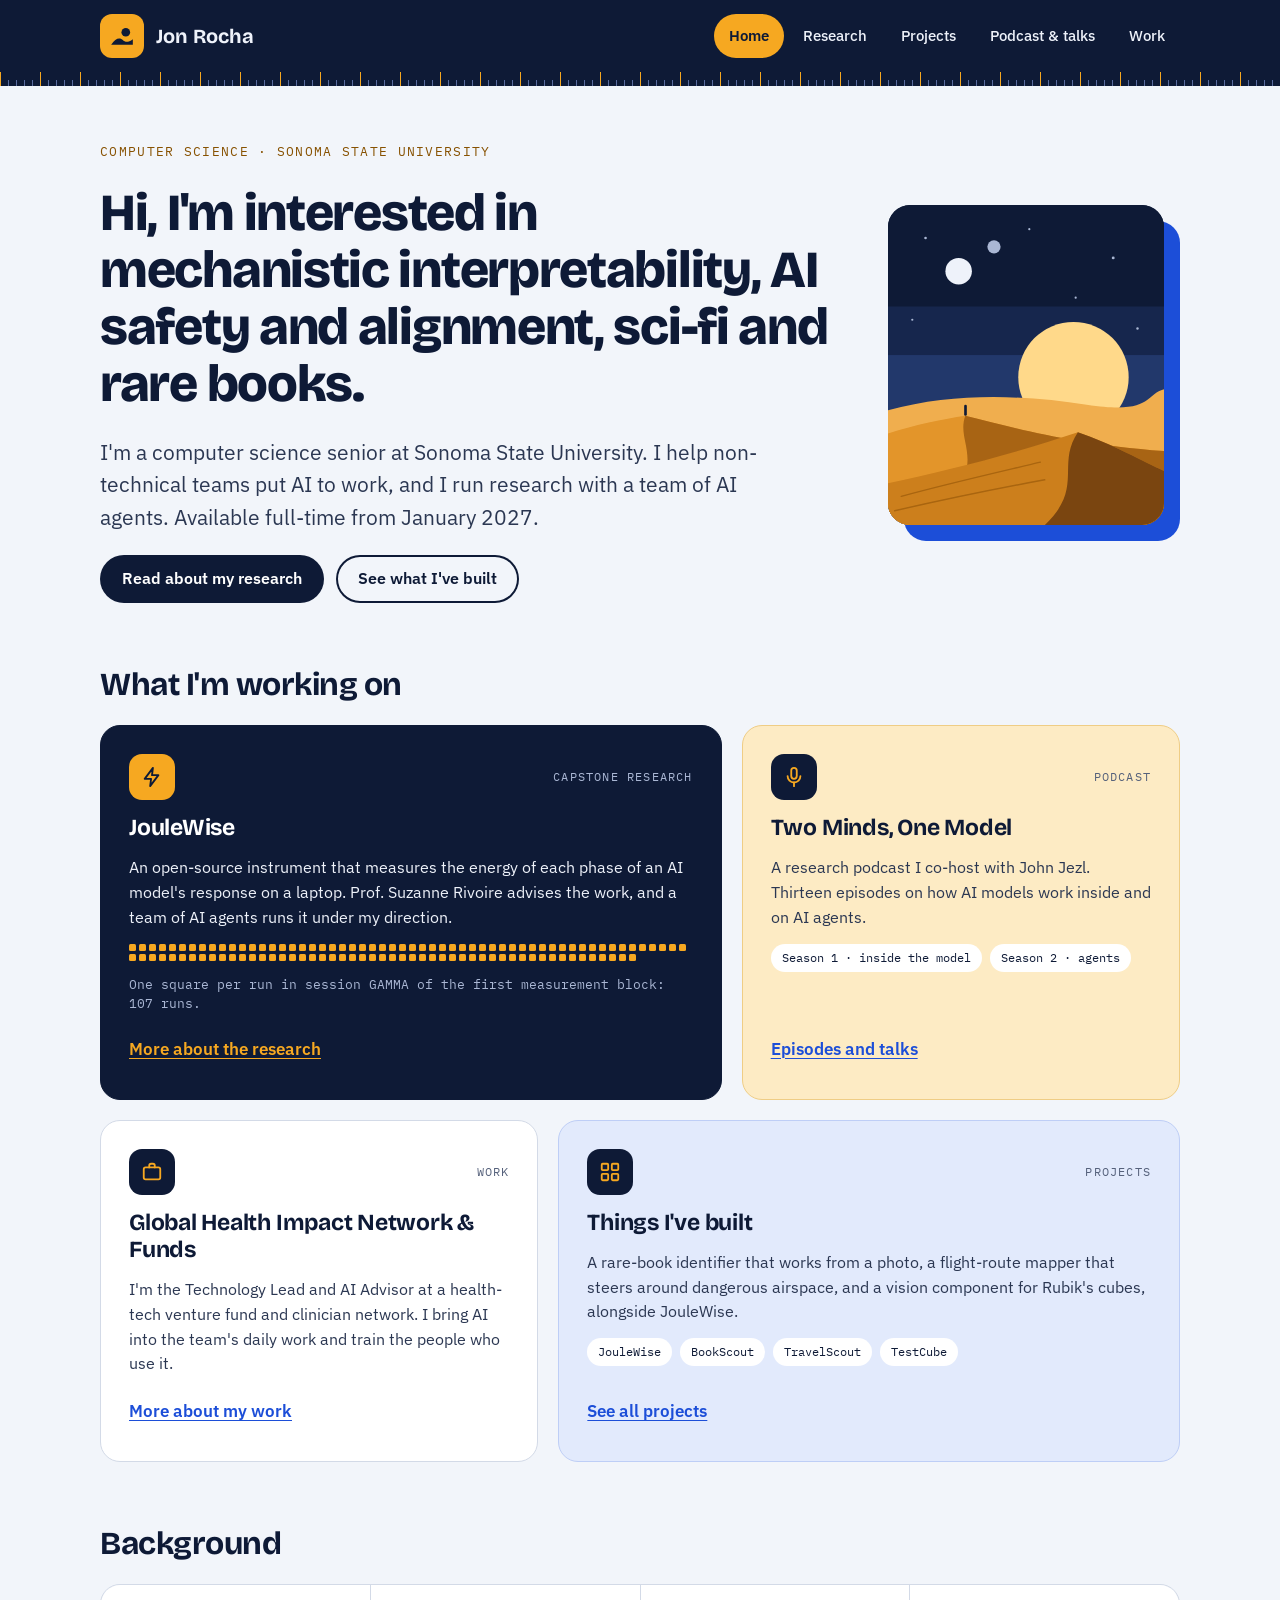
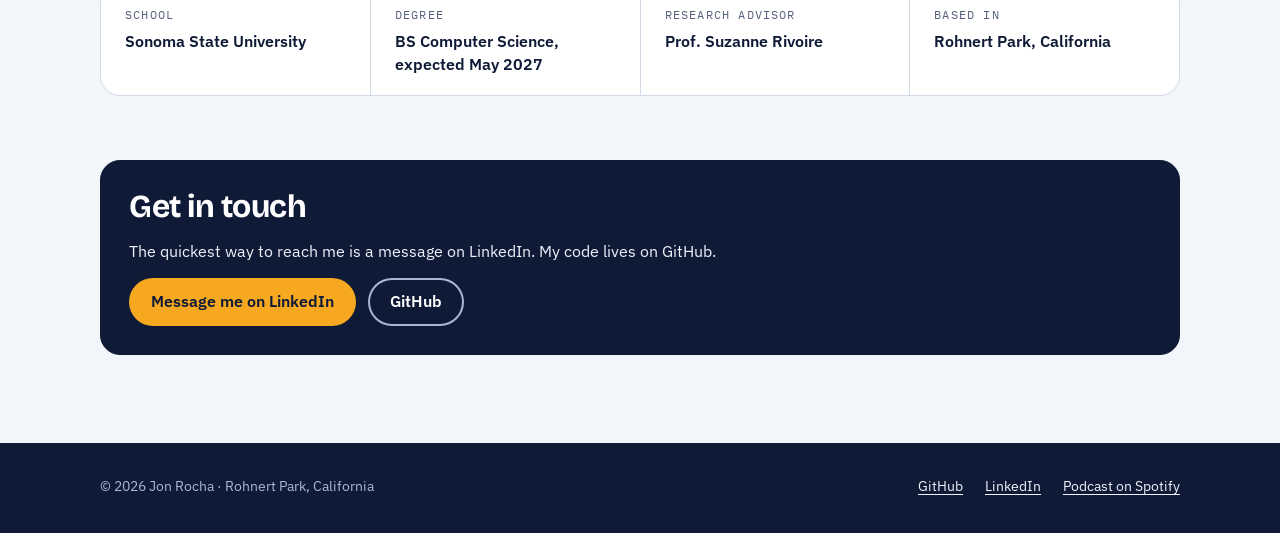
<file: index.html>
<!doctype html>
<html lang="en">
<head>
<meta charset="utf-8">
<meta name="viewport" content="width=device-width, initial-scale=1">
<title>Jon Rocha</title>
<meta name="description" content="Jon Rocha: computer science at Sonoma State University, AI energy research, projects and podcast.">
<meta name="robots" content="noindex">
<link rel="icon" href="data:image/svg+xml,%3Csvg xmlns='http://www.w3.org/2000/svg' viewBox='0 0 64 64'%3E%3Crect width='64' height='64' rx='16' fill='%23F6A821'/%3E%3Ccircle cx='40' cy='24' r='10' fill='%230E1A36'/%3E%3Cpath d='M8 52c10-15 20-18 28-10 5 5 12 5 20-3v13H8z' fill='%230E1A36'/%3E%3C/svg%3E">
<link rel="preconnect" href="https://fonts.googleapis.com">
<link rel="preconnect" href="https://fonts.gstatic.com" crossorigin>
<link rel="stylesheet" href="https://fonts.googleapis.com/css2?family=Bricolage+Grotesque:opsz,wght@12..96,700;12..96,800&amp;family=IBM+Plex+Mono:wght@400;500&amp;family=IBM+Plex+Sans:wght@400;500;600&amp;display=swap">
<link rel="stylesheet" href="style.css">
</head>
<body>
<div class="site">

<header class="top">
<div class="wrap">
<a class="brand" href="index.html"><span class="tile"><svg viewBox="0 0 24 24" aria-hidden="true"><circle cx="15.5" cy="8.5" r="4" fill="currentColor"></circle><path d="M2 20c4-6 8-7 11-4 2 2 5 2 9-1v5H2z" fill="currentColor"></path></svg></span><span class="brand-name">Jon Rocha</span></a>
<nav class="nav" aria-label="Site">
<a class="on" href="index.html" aria-current="page">Home</a>
<a href="research.html">Research</a>
<a href="projects.html">Projects</a>
<a href="podcast.html">Podcast &amp; talks</a>
<a href="work.html">Work</a>
</nav>
</div>
<div class="ruler" aria-hidden="true"></div>
</header>

<main class="wrap content">

<section class="hero">
<div class="hero-text">
<div class="eyebrow">Computer science · Sonoma State University</div>
<h1>Hi, I'm interested in mechanistic interpretability, AI safety and alignment, <span class="nb">sci-fi</span> and rare books.</h1>
<p class="lede">I'm a computer science senior at Sonoma State University. I help non-technical teams put AI to work, and I run research with a team of AI agents. Available full-time from January 2027.</p>
<div class="actions">
<a class="btn" href="research.html">Read about my research</a>
<a class="btn alt" href="projects.html">See what I've built</a>
</div>
</div>
<div class="portrait"><div class="portrait-inner">
<svg viewBox="0 0 250 290" preserveAspectRatio="xMidYMid slice" role="img" aria-label="Minimal desert dunes at dusk under two moons, with one small figure on a ridge">
<rect width="250" height="290" fill="#0E1A36"></rect>
<rect y="92" width="250" height="198" fill="#16264D"></rect>
<rect y="136" width="250" height="154" fill="#22386B"></rect>
<circle cx="34" cy="30" r="1.2" fill="#AAB7D4"></circle>
<circle cx="128" cy="22" r="1" fill="#AAB7D4"></circle>
<circle cx="204" cy="48" r="1.3" fill="#AAB7D4"></circle>
<circle cx="170" cy="84" r="1" fill="#AAB7D4"></circle>
<circle cx="22" cy="104" r="1" fill="#AAB7D4"></circle>
<circle cx="226" cy="112" r="1.1" fill="#AAB7D4"></circle>
<circle cx="64" cy="60" r="12" fill="#EEF2FA"></circle>
<circle cx="96" cy="38" r="6" fill="#AAB7D4"></circle>
<circle cx="168" cy="156" r="50" fill="#FFD98A"></circle>
<path d="M0 186 C60 170 120 172 180 181 S232 172 250 167 L250 290 L0 290 Z" fill="#F0AE4E"></path>
<path d="M0 207 C25 199 50 194 70 191 C112 201 162 216 250 223 L250 290 L0 290 Z" fill="#E3952A"></path>
<path d="M70 191 C62 213 85 229 60 262 L250 262 L250 223 C162 216 112 201 70 191 Z" fill="#A86414"></path>
<rect x="69" y="181" width="2.4" height="10" rx="1.2" fill="#0E1A36"></rect>
<path d="M0 290 L0 252 C52 241 112 226 172 206 C202 216 232 233 250 241 L250 290 Z" fill="#CC7F1C"></path>
<path d="M172 206 C152 236 178 256 142 290 L250 290 L250 241 C232 233 202 216 172 206 Z" fill="#7A4510"></path>
<path d="M12 264 C52 253 96 243 138 233" fill="none" stroke="#A9650F" stroke-width="1.3" stroke-linecap="round"></path>
<path d="M6 277 C50 267 98 257 142 249" fill="none" stroke="#A9650F" stroke-width="1.3" stroke-linecap="round"></path>
</svg>
</div></div>
</section>

<section class="section">
<h2>What I'm working on</h2>
<div class="bento">

<article class="card navy s7">
<div class="card-top">
<span class="icon"><svg viewBox="0 0 24 24" fill="none" stroke="currentColor" stroke-width="2" stroke-linecap="round" stroke-linejoin="round" aria-hidden="true"><path d="M13 2L4 14h7l-1 8 9-12h-7l1-8z"></path></svg></span>
<span class="label">Capstone research</span>
</div>
<h3>JouleWise</h3>
<p>An open-source instrument that measures the energy of each phase of an AI model's response on a laptop. Prof. Suzanne Rivoire advises the work, and a team of AI agents runs it under my direction.</p>
<div class="group">
<div class="plate" role="img" aria-label="107 runs"><i class="sq"></i><i class="sq"></i><i class="sq"></i><i class="sq"></i><i class="sq"></i><i class="sq"></i><i class="sq"></i><i class="sq"></i><i class="sq"></i><i class="sq"></i><i class="sq"></i><i class="sq"></i><i class="sq"></i><i class="sq"></i><i class="sq"></i><i class="sq"></i><i class="sq"></i><i class="sq"></i><i class="sq"></i><i class="sq"></i><i class="sq"></i><i class="sq"></i><i class="sq"></i><i class="sq"></i><i class="sq"></i><i class="sq"></i><i class="sq"></i><i class="sq"></i><i class="sq"></i><i class="sq"></i><i class="sq"></i><i class="sq"></i><i class="sq"></i><i class="sq"></i><i class="sq"></i><i class="sq"></i><i class="sq"></i><i class="sq"></i><i class="sq"></i><i class="sq"></i><i class="sq"></i><i class="sq"></i><i class="sq"></i><i class="sq"></i><i class="sq"></i><i class="sq"></i><i class="sq"></i><i class="sq"></i><i class="sq"></i><i class="sq"></i><i class="sq"></i><i class="sq"></i><i class="sq"></i><i class="sq"></i><i class="sq"></i><i class="sq"></i><i class="sq"></i><i class="sq"></i><i class="sq"></i><i class="sq"></i><i class="sq"></i><i class="sq"></i><i class="sq"></i><i class="sq"></i><i class="sq"></i><i class="sq"></i><i class="sq"></i><i class="sq"></i><i class="sq"></i><i class="sq"></i><i class="sq"></i><i class="sq"></i><i class="sq"></i><i class="sq"></i><i class="sq"></i><i class="sq"></i><i class="sq"></i><i class="sq"></i><i class="sq"></i><i class="sq"></i><i class="sq"></i><i class="sq"></i><i class="sq"></i><i class="sq"></i><i class="sq"></i><i class="sq"></i><i class="sq"></i><i class="sq"></i><i class="sq"></i><i class="sq"></i><i class="sq"></i><i class="sq"></i><i class="sq"></i><i class="sq"></i><i class="sq"></i><i class="sq"></i><i class="sq"></i><i class="sq"></i><i class="sq"></i><i class="sq"></i><i class="sq"></i><i class="sq"></i><i class="sq"></i><i class="sq"></i><i class="sq"></i><i class="sq"></i><i class="sq"></i></div>
<div class="note">One square per run in session GAMMA of the first measurement block: 107 runs.</div>
</div>
<a class="more" href="research.html">More about the research</a>
</article>

<article class="card amber s5">
<div class="card-top">
<span class="icon"><svg viewBox="0 0 24 24" fill="none" stroke="currentColor" stroke-width="2" stroke-linecap="round" stroke-linejoin="round" aria-hidden="true"><rect x="9" y="2" width="6" height="12" rx="3"></rect><path d="M5 11a7 7 0 0014 0"></path><path d="M12 18v4"></path></svg></span>
<span class="label">Podcast</span>
</div>
<h3>Two Minds, One Model</h3>
<p>A research podcast I co-host with John Jezl. Thirteen episodes on how AI models work inside and on AI agents.</p>
<div class="tags"><span class="tag">Season 1 · inside the model</span><span class="tag">Season 2 · agents</span></div>
<a class="more" href="podcast.html">Episodes and talks</a>
</article>

<article class="card s5">
<div class="card-top">
<span class="icon"><svg viewBox="0 0 24 24" fill="none" stroke="currentColor" stroke-width="2" stroke-linecap="round" stroke-linejoin="round" aria-hidden="true"><rect x="3" y="7" width="18" height="13" rx="2"></rect><path d="M9 7V5a2 2 0 012-2h2a2 2 0 012 2v2"></path></svg></span>
<span class="label">Work</span>
</div>
<h3>Global Health Impact Network &amp; Funds</h3>
<p>I'm the Technology Lead and AI Advisor at a health-tech venture fund and clinician network. I bring AI into the team's daily work and train the people who use it.</p>
<a class="more" href="work.html">More about my work</a>
</article>

<article class="card blue s7">
<div class="card-top">
<span class="icon"><svg viewBox="0 0 24 24" fill="none" stroke="currentColor" stroke-width="2" stroke-linecap="round" stroke-linejoin="round" aria-hidden="true"><rect x="3" y="3" width="7" height="7" rx="1"></rect><rect x="14" y="3" width="7" height="7" rx="1"></rect><rect x="3" y="14" width="7" height="7" rx="1"></rect><rect x="14" y="14" width="7" height="7" rx="1"></rect></svg></span>
<span class="label">Projects</span>
</div>
<h3>Things I've built</h3>
<p>A rare-book identifier that works from a photo, a flight-route mapper that steers around dangerous airspace, and a vision component for Rubik's cubes, alongside JouleWise.</p>
<div class="tags"><span class="tag">JouleWise</span><span class="tag">BookScout</span><span class="tag">TravelScout</span><span class="tag">TestCube</span></div>
<a class="more" href="projects.html">See all projects</a>
</article>

</div>
</section>

<section class="section">
<h2>Background</h2>
<div class="facts">
<div class="fact"><span class="label">School</span><span class="v">Sonoma State University</span></div>
<div class="fact"><span class="label">Degree</span><span class="v">BS Computer Science, expected May 2027</span></div>
<div class="fact"><span class="label">Research advisor</span><span class="v">Prof. Suzanne Rivoire</span></div>
<div class="fact"><span class="label">Based in</span><span class="v">Rohnert Park, California</span></div>
</div>
</section>

<section class="card navy">
<h2>Get in touch</h2>
<p>The quickest way to reach me is a message on LinkedIn. My code lives on GitHub.</p>
<div class="actions">
<a class="btn amber" href="https://www.linkedin.com/in/jon-r-5a007334a/">Message me on LinkedIn</a>
<a class="btn ghost" href="https://github.com/mpmdw">GitHub</a>
</div>
</section>

</main>

<footer class="foot">
<div class="wrap">
<div>© 2026 Jon Rocha · Rohnert Park, California</div>
<div class="foot-links">
<a href="https://github.com/mpmdw">GitHub</a>
<a href="https://www.linkedin.com/in/jon-r-5a007334a/">LinkedIn</a>
<a href="https://open.spotify.com/show/1QW1CUNIwe8MuiW1PEp8dM">Podcast on Spotify</a>
</div>
</div>
</footer>

</div>
</body>
</html>
</file>
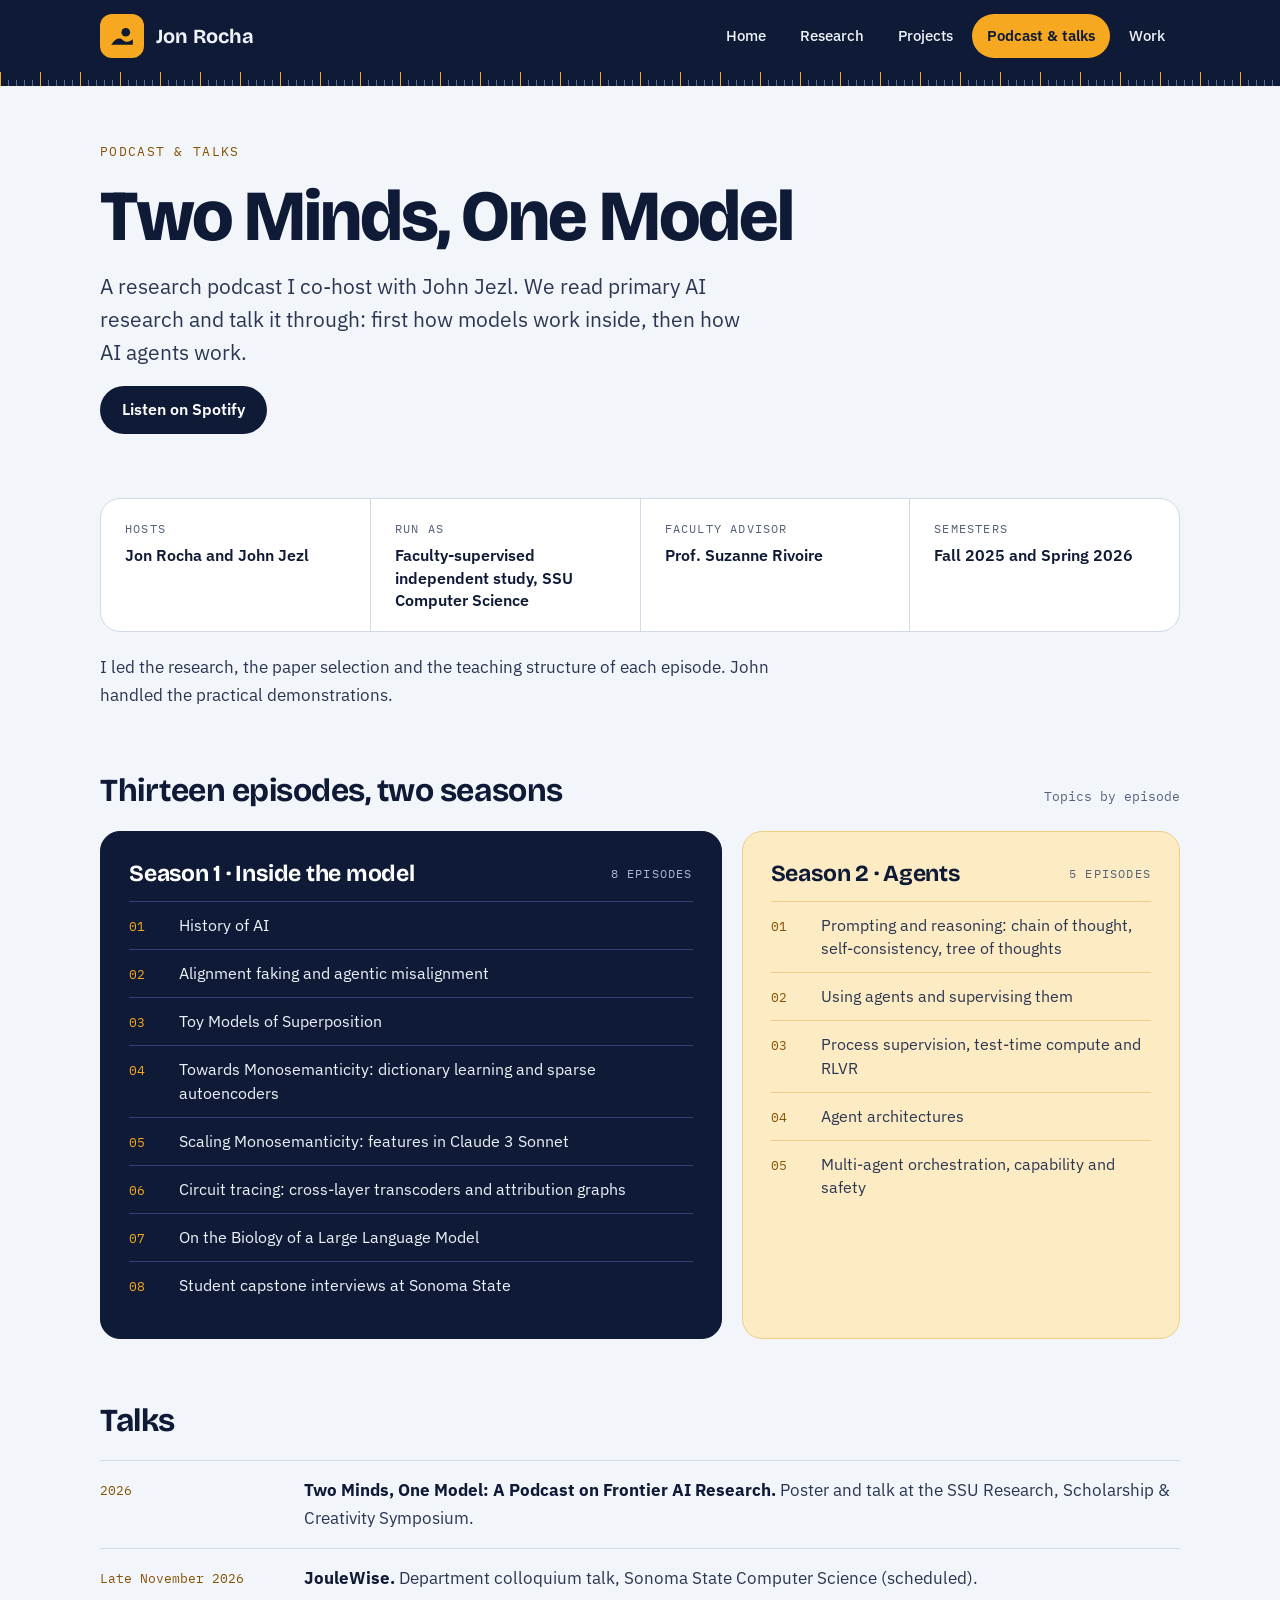
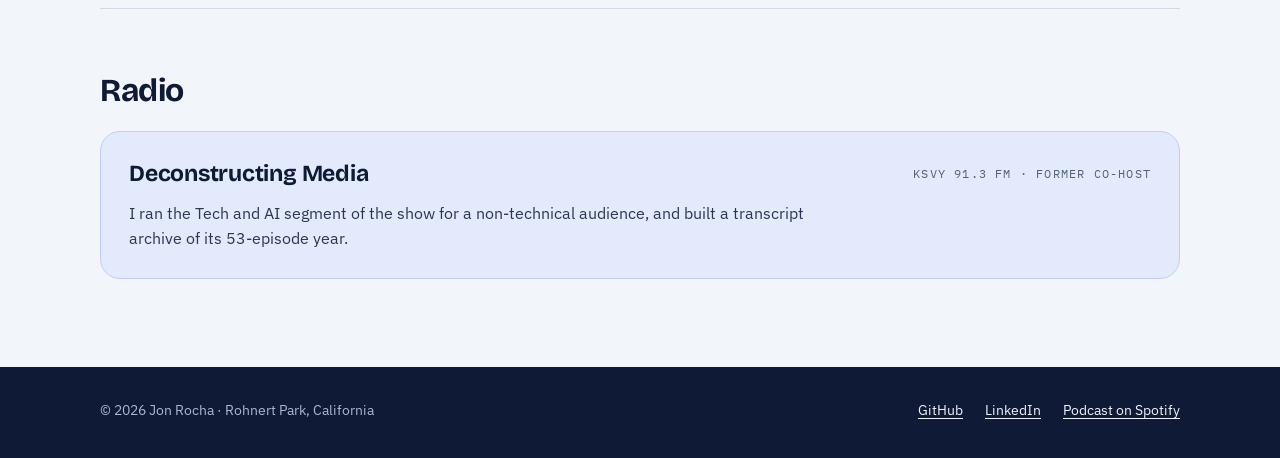
<file: podcast.html>
<!doctype html>
<html lang="en">
<head>
<meta charset="utf-8">
<meta name="viewport" content="width=device-width, initial-scale=1">
<title>Podcast and talks · Jon Rocha</title>
<meta name="description" content="Two Minds, One Model, a research podcast on AI, plus talks and radio.">
<meta name="robots" content="noindex">
<link rel="icon" href="data:image/svg+xml,%3Csvg xmlns='http://www.w3.org/2000/svg' viewBox='0 0 64 64'%3E%3Crect width='64' height='64' rx='16' fill='%23F6A821'/%3E%3Ccircle cx='40' cy='24' r='10' fill='%230E1A36'/%3E%3Cpath d='M8 52c10-15 20-18 28-10 5 5 12 5 20-3v13H8z' fill='%230E1A36'/%3E%3C/svg%3E">
<link rel="preconnect" href="https://fonts.googleapis.com">
<link rel="preconnect" href="https://fonts.gstatic.com" crossorigin>
<link rel="stylesheet" href="https://fonts.googleapis.com/css2?family=Bricolage+Grotesque:opsz,wght@12..96,700;12..96,800&amp;family=IBM+Plex+Mono:wght@400;500&amp;family=IBM+Plex+Sans:wght@400;500;600&amp;display=swap">
<link rel="stylesheet" href="style.css">
</head>
<body>
<div class="site">

<header class="top">
<div class="wrap">
<a class="brand" href="index.html"><span class="tile"><svg viewBox="0 0 24 24" aria-hidden="true"><circle cx="15.5" cy="8.5" r="4" fill="currentColor"></circle><path d="M2 20c4-6 8-7 11-4 2 2 5 2 9-1v5H2z" fill="currentColor"></path></svg></span><span class="brand-name">Jon Rocha</span></a>
<nav class="nav" aria-label="Site">
<a href="index.html">Home</a>
<a href="research.html">Research</a>
<a href="projects.html">Projects</a>
<a class="on" href="podcast.html" aria-current="page">Podcast &amp; talks</a>
<a href="work.html">Work</a>
</nav>
</div>
<div class="ruler" aria-hidden="true"></div>
</header>

<main class="wrap content">

<section class="page-head">
<div class="eyebrow">Podcast &amp; talks</div>
<h1>Two Minds, One Model</h1>
<p class="lede">A research podcast I co-host with John Jezl. We read primary AI research and talk it through: first how models work inside, then how AI agents work.</p>
<div class="actions">
<a class="btn" href="https://open.spotify.com/show/1QW1CUNIwe8MuiW1PEp8dM">Listen on Spotify</a>
</div>
</section>

<section class="section">
<div class="facts">
<div class="fact"><span class="label">Hosts</span><span class="v">Jon Rocha and John Jezl</span></div>
<div class="fact"><span class="label">Run as</span><span class="v">Faculty-supervised independent study, SSU Computer Science</span></div>
<div class="fact"><span class="label">Faculty advisor</span><span class="v">Prof. Suzanne Rivoire</span></div>
<div class="fact"><span class="label">Semesters</span><span class="v">Fall 2025 and Spring 2026</span></div>
</div>
<p class="prose">I led the research, the paper selection and the teaching structure of each episode. John handled the practical demonstrations.</p>
</section>

<section class="section">
<div class="section-head">
<h2>Thirteen episodes, two seasons</h2>
<span class="note">Topics by episode</span>
</div>
<div class="bento">

<article class="card navy s7">
<div class="card-top">
<h3>Season 1 · Inside the model</h3>
<span class="label">8 episodes</span>
</div>
<ol class="eps">
<li class="ep"><span class="n">01</span><span>History of AI</span></li>
<li class="ep"><span class="n">02</span><span>Alignment faking and agentic misalignment</span></li>
<li class="ep"><span class="n">03</span><span>Toy Models of Superposition</span></li>
<li class="ep"><span class="n">04</span><span>Towards Monosemanticity: dictionary learning and sparse autoencoders</span></li>
<li class="ep"><span class="n">05</span><span>Scaling Monosemanticity: features in Claude 3 Sonnet</span></li>
<li class="ep"><span class="n">06</span><span>Circuit tracing: cross-layer transcoders and attribution graphs</span></li>
<li class="ep"><span class="n">07</span><span>On the Biology of a Large Language Model</span></li>
<li class="ep"><span class="n">08</span><span>Student capstone interviews at Sonoma State</span></li>
</ol>
</article>

<article class="card amber s5">
<div class="card-top">
<h3>Season 2 · Agents</h3>
<span class="label">5 episodes</span>
</div>
<ol class="eps">
<li class="ep"><span class="n">01</span><span>Prompting and reasoning: chain of thought, self-consistency, tree of thoughts</span></li>
<li class="ep"><span class="n">02</span><span>Using agents and supervising them</span></li>
<li class="ep"><span class="n">03</span><span>Process supervision, test-time compute and RLVR</span></li>
<li class="ep"><span class="n">04</span><span>Agent architectures</span></li>
<li class="ep"><span class="n">05</span><span>Multi-agent orchestration, capability and safety</span></li>
</ol>
</article>

</div>
</section>

<section class="section">
<h2>Talks</h2>
<div class="timeline">
<div class="tl"><span class="when">2026</span><span class="what"><b>Two Minds, One Model: A Podcast on Frontier AI Research.</b> Poster and talk at the SSU Research, Scholarship &amp; Creativity Symposium.</span></div>
<div class="tl"><span class="when">Late November 2026</span><span class="what"><b>JouleWise.</b> Department colloquium talk, Sonoma State Computer Science (scheduled).</span></div>
</div>
</section>

<section class="section">
<h2>Radio</h2>
<article class="card blue">
<div class="card-top">
<h3>Deconstructing Media</h3>
<span class="label">KSVY 91.3 FM · former co-host</span>
</div>
<p class="prose">I ran the Tech and AI segment of the show for a non-technical audience, and built a transcript archive of its 53-episode year.</p>
</article>
</section>

</main>

<footer class="foot">
<div class="wrap">
<div>© 2026 Jon Rocha · Rohnert Park, California</div>
<div class="foot-links">
<a href="https://github.com/mpmdw">GitHub</a>
<a href="https://www.linkedin.com/in/jon-r-5a007334a/">LinkedIn</a>
<a href="https://open.spotify.com/show/1QW1CUNIwe8MuiW1PEp8dM">Podcast on Spotify</a>
</div>
</div>
</footer>

</div>
</body>
</html>
</file>
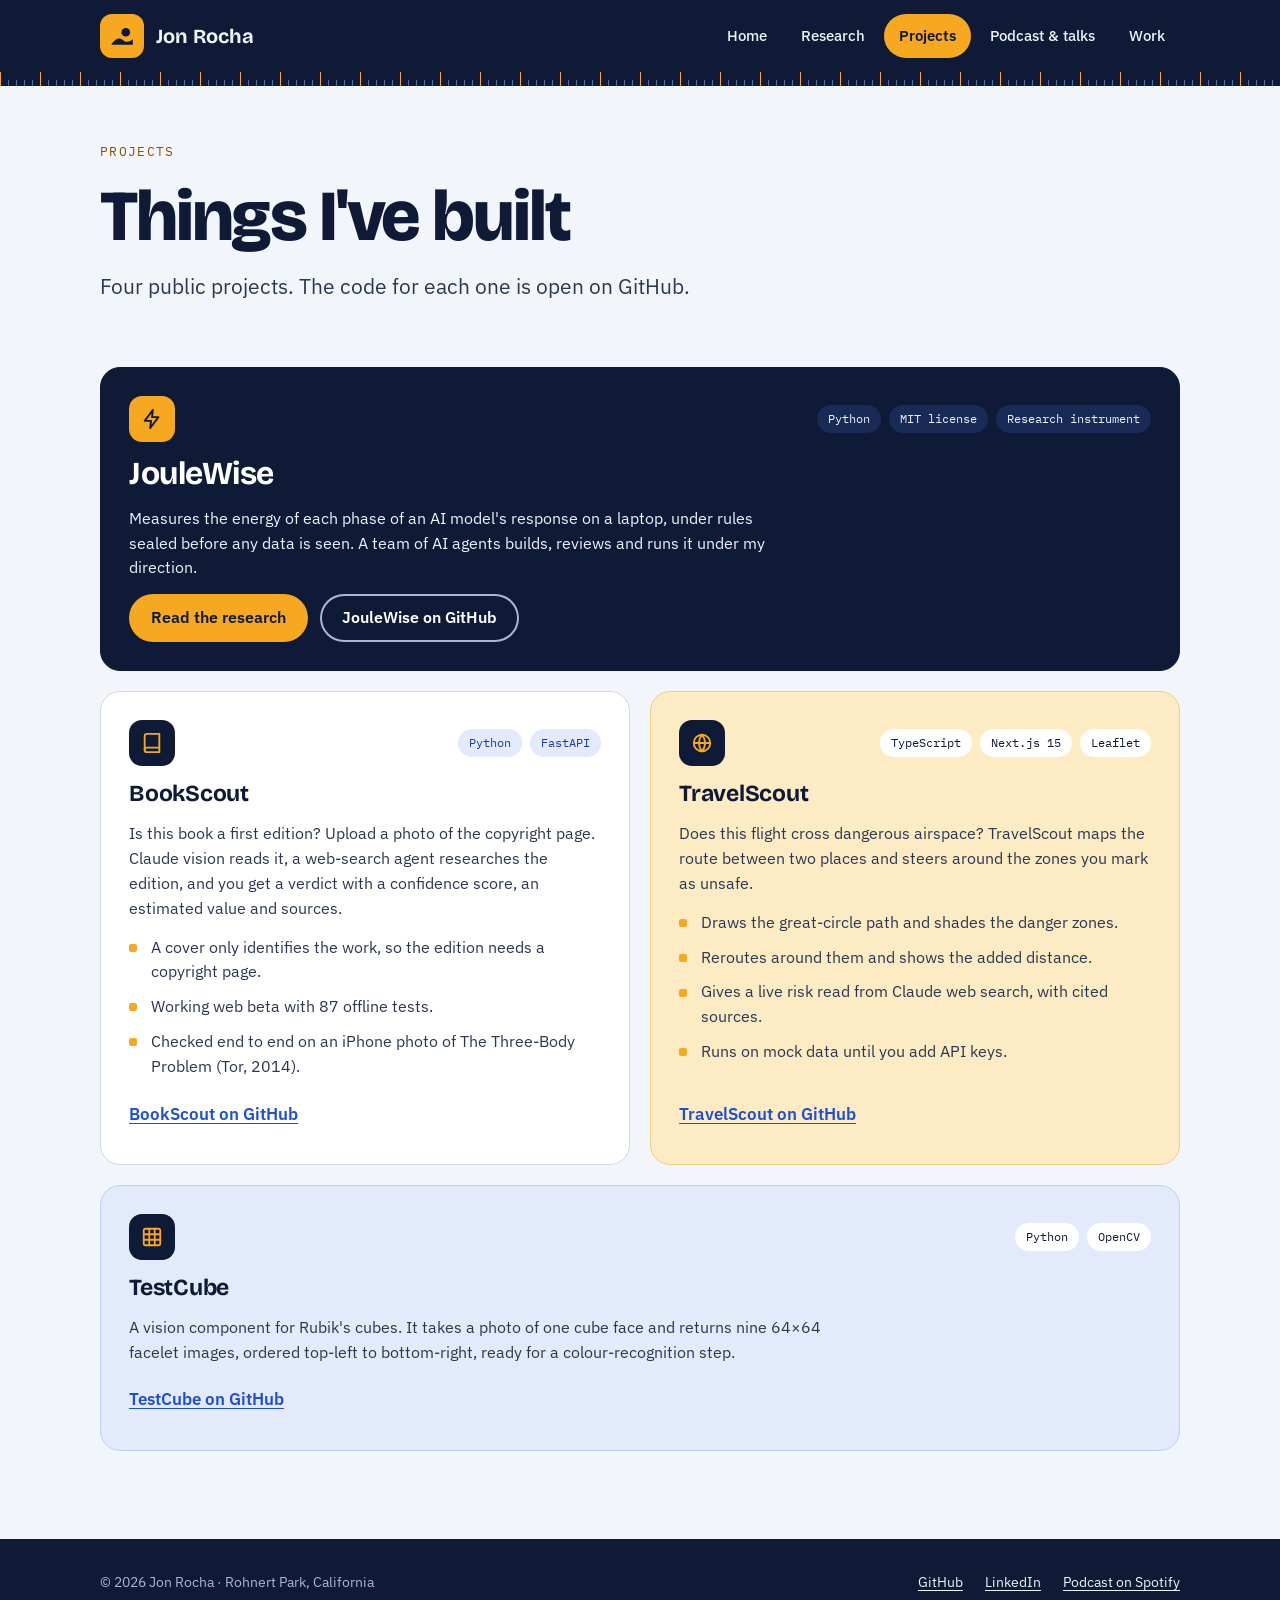
<file: projects.html>
<!doctype html>
<html lang="en">
<head>
<meta charset="utf-8">
<meta name="viewport" content="width=device-width, initial-scale=1">
<title>Projects · Jon Rocha</title>
<meta name="description" content="JouleWise, BookScout, TravelScout and TestCube.">
<meta name="robots" content="noindex">
<link rel="icon" href="data:image/svg+xml,%3Csvg xmlns='http://www.w3.org/2000/svg' viewBox='0 0 64 64'%3E%3Crect width='64' height='64' rx='16' fill='%23F6A821'/%3E%3Ccircle cx='40' cy='24' r='10' fill='%230E1A36'/%3E%3Cpath d='M8 52c10-15 20-18 28-10 5 5 12 5 20-3v13H8z' fill='%230E1A36'/%3E%3C/svg%3E">
<link rel="preconnect" href="https://fonts.googleapis.com">
<link rel="preconnect" href="https://fonts.gstatic.com" crossorigin>
<link rel="stylesheet" href="https://fonts.googleapis.com/css2?family=Bricolage+Grotesque:opsz,wght@12..96,700;12..96,800&amp;family=IBM+Plex+Mono:wght@400;500&amp;family=IBM+Plex+Sans:wght@400;500;600&amp;display=swap">
<link rel="stylesheet" href="style.css">
</head>
<body>
<div class="site">

<header class="top">
<div class="wrap">
<a class="brand" href="index.html"><span class="tile"><svg viewBox="0 0 24 24" aria-hidden="true"><circle cx="15.5" cy="8.5" r="4" fill="currentColor"></circle><path d="M2 20c4-6 8-7 11-4 2 2 5 2 9-1v5H2z" fill="currentColor"></path></svg></span><span class="brand-name">Jon Rocha</span></a>
<nav class="nav" aria-label="Site">
<a href="index.html">Home</a>
<a href="research.html">Research</a>
<a class="on" href="projects.html" aria-current="page">Projects</a>
<a href="podcast.html">Podcast &amp; talks</a>
<a href="work.html">Work</a>
</nav>
</div>
<div class="ruler" aria-hidden="true"></div>
</header>

<main class="wrap content">

<section class="page-head">
<div class="eyebrow">Projects</div>
<h1>Things I've built</h1>
<p class="lede">Four public projects. The code for each one is open on GitHub.</p>
</section>

<div class="bento">

<article class="card navy s12">
<div class="card-top">
<span class="icon"><svg viewBox="0 0 24 24" fill="none" stroke="currentColor" stroke-width="2" stroke-linecap="round" stroke-linejoin="round" aria-hidden="true"><path d="M13 2L4 14h7l-1 8 9-12h-7l1-8z"></path></svg></span>
<div class="tags"><span class="tag">Python</span><span class="tag">MIT license</span><span class="tag">Research instrument</span></div>
</div>
<h2>JouleWise</h2>
<p class="lede">Measures the energy of each phase of an AI model's response on a laptop, under rules sealed before any data is seen. A team of AI agents builds, reviews and runs it under my direction.</p>
<div class="actions">
<a class="btn amber" href="research.html">Read the research</a>
<a class="btn ghost" href="https://github.com/mpmdw/JouleWise">JouleWise on GitHub</a>
</div>
</article>

<article class="card s6">
<div class="card-top">
<span class="icon"><svg viewBox="0 0 24 24" fill="none" stroke="currentColor" stroke-width="2" stroke-linecap="round" stroke-linejoin="round" aria-hidden="true"><path d="M4 19.5A2.5 2.5 0 016.5 17H20"></path><path d="M6.5 2H20v20H6.5A2.5 2.5 0 014 19.5v-15A2.5 2.5 0 016.5 2z"></path></svg></span>
<div class="tags"><span class="tag">Python</span><span class="tag">FastAPI</span></div>
</div>
<h3>BookScout</h3>
<p>Is this book a first edition? Upload a photo of the copyright page. Claude vision reads it, a web-search agent researches the edition, and you get a verdict with a confidence score, an estimated value and sources.</p>
<ul class="bullets">
<li>A cover only identifies the work, so the edition needs a copyright page.</li>
<li>Working web beta with 87 offline tests.</li>
<li>Checked end to end on an iPhone photo of The Three-Body Problem (Tor, 2014).</li>
</ul>
<a class="more" href="https://github.com/mpmdw/V1">BookScout on GitHub</a>
</article>

<article class="card amber s6">
<div class="card-top">
<span class="icon"><svg viewBox="0 0 24 24" fill="none" stroke="currentColor" stroke-width="2" stroke-linecap="round" stroke-linejoin="round" aria-hidden="true"><circle cx="12" cy="12" r="9"></circle><path d="M3 12h18"></path><path d="M12 3a14 14 0 010 18"></path><path d="M12 3a14 14 0 000 18"></path></svg></span>
<div class="tags"><span class="tag">TypeScript</span><span class="tag">Next.js 15</span><span class="tag">Leaflet</span></div>
</div>
<h3>TravelScout</h3>
<p>Does this flight cross dangerous airspace? TravelScout maps the route between two places and steers around the zones you mark as unsafe.</p>
<ul class="bullets">
<li>Draws the great-circle path and shades the danger zones.</li>
<li>Reroutes around them and shows the added distance.</li>
<li>Gives a live risk read from Claude web search, with cited sources.</li>
<li>Runs on mock data until you add API keys.</li>
</ul>
<a class="more" href="https://github.com/mpmdw/TravelScout">TravelScout on GitHub</a>
</article>

<article class="card blue s12">
<div class="card-top">
<span class="icon"><svg viewBox="0 0 24 24" fill="none" stroke="currentColor" stroke-width="2" stroke-linecap="round" stroke-linejoin="round" aria-hidden="true"><rect x="3" y="3" width="18" height="18" rx="2"></rect><path d="M9 3v18"></path><path d="M15 3v18"></path><path d="M3 9h18"></path><path d="M3 15h18"></path></svg></span>
<div class="tags"><span class="tag">Python</span><span class="tag">OpenCV</span></div>
</div>
<h3>TestCube</h3>
<p class="prose">A vision component for Rubik's cubes. It takes a photo of one cube face and returns nine 64×64 facelet images, ordered top-left to bottom-right, ready for a colour-recognition step.</p>
<a class="more" href="https://github.com/mpmdw/TestCube">TestCube on GitHub</a>
</article>

</div>

</main>

<footer class="foot">
<div class="wrap">
<div>© 2026 Jon Rocha · Rohnert Park, California</div>
<div class="foot-links">
<a href="https://github.com/mpmdw">GitHub</a>
<a href="https://www.linkedin.com/in/jon-r-5a007334a/">LinkedIn</a>
<a href="https://open.spotify.com/show/1QW1CUNIwe8MuiW1PEp8dM">Podcast on Spotify</a>
</div>
</div>
</footer>

</div>
</body>
</html>
</file>
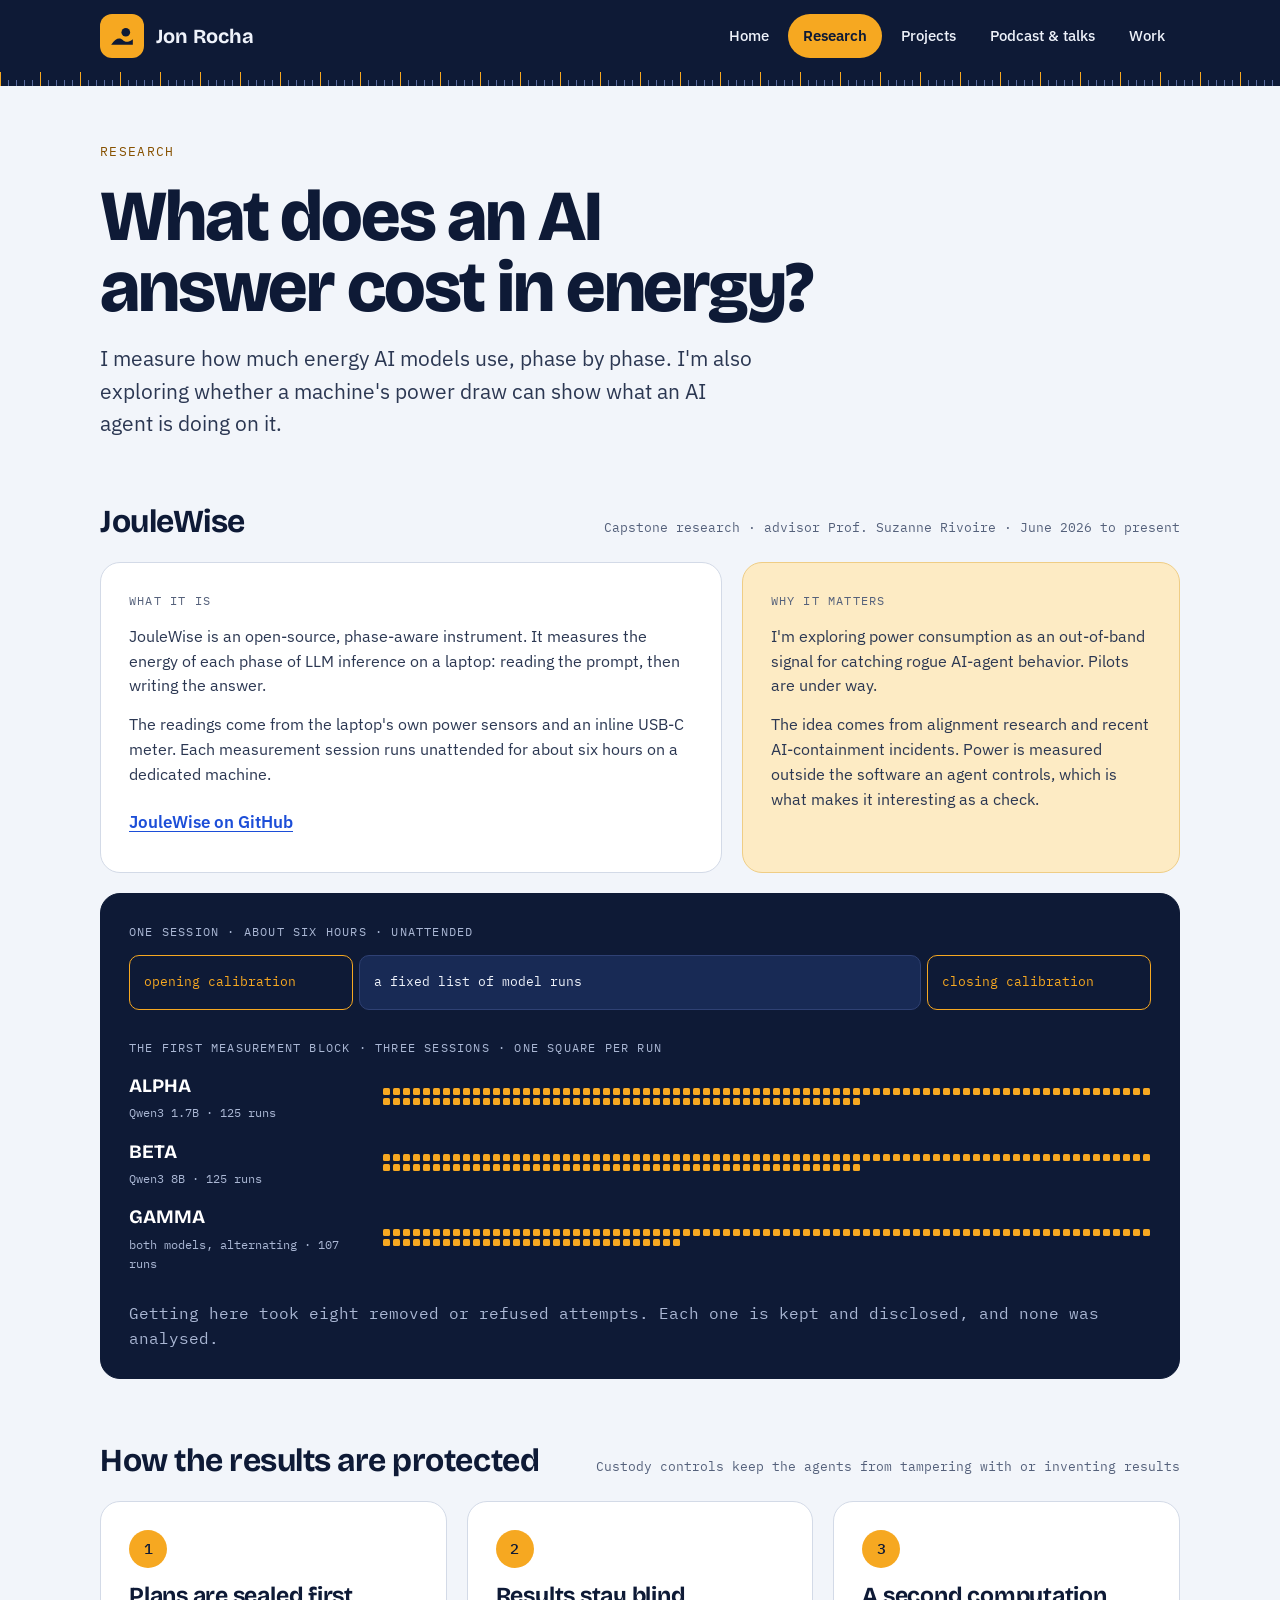
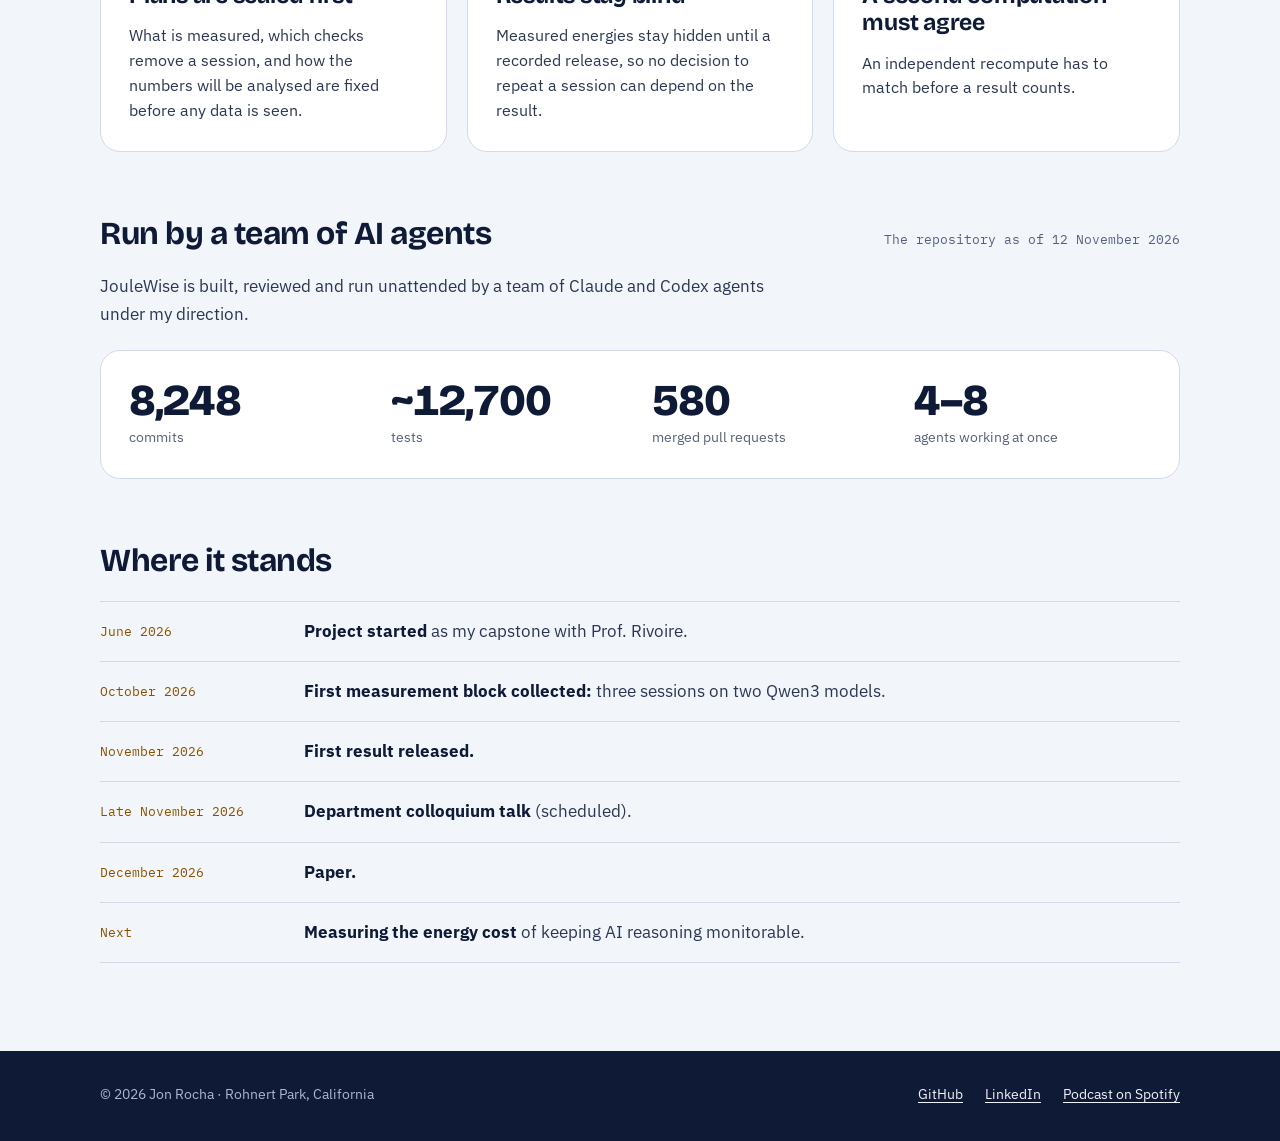
<file: research.html>
<!doctype html>
<html lang="en">
<head>
<meta charset="utf-8">
<meta name="viewport" content="width=device-width, initial-scale=1">
<title>Research · Jon Rocha</title>
<meta name="description" content="JouleWise: measuring the energy of each phase of an AI model's response.">
<meta name="robots" content="noindex">
<link rel="icon" href="data:image/svg+xml,%3Csvg xmlns='http://www.w3.org/2000/svg' viewBox='0 0 64 64'%3E%3Crect width='64' height='64' rx='16' fill='%23F6A821'/%3E%3Ccircle cx='40' cy='24' r='10' fill='%230E1A36'/%3E%3Cpath d='M8 52c10-15 20-18 28-10 5 5 12 5 20-3v13H8z' fill='%230E1A36'/%3E%3C/svg%3E">
<link rel="preconnect" href="https://fonts.googleapis.com">
<link rel="preconnect" href="https://fonts.gstatic.com" crossorigin>
<link rel="stylesheet" href="https://fonts.googleapis.com/css2?family=Bricolage+Grotesque:opsz,wght@12..96,700;12..96,800&amp;family=IBM+Plex+Mono:wght@400;500&amp;family=IBM+Plex+Sans:wght@400;500;600&amp;display=swap">
<link rel="stylesheet" href="style.css">
</head>
<body>
<div class="site">

<header class="top">
<div class="wrap">
<a class="brand" href="index.html"><span class="tile"><svg viewBox="0 0 24 24" aria-hidden="true"><circle cx="15.5" cy="8.5" r="4" fill="currentColor"></circle><path d="M2 20c4-6 8-7 11-4 2 2 5 2 9-1v5H2z" fill="currentColor"></path></svg></span><span class="brand-name">Jon Rocha</span></a>
<nav class="nav" aria-label="Site">
<a href="index.html">Home</a>
<a class="on" href="research.html" aria-current="page">Research</a>
<a href="projects.html">Projects</a>
<a href="podcast.html">Podcast &amp; talks</a>
<a href="work.html">Work</a>
</nav>
</div>
<div class="ruler" aria-hidden="true"></div>
</header>

<main class="wrap content">

<section class="page-head">
<div class="eyebrow">Research</div>
<h1>What does an AI answer cost in energy?</h1>
<p class="lede">I measure how much energy AI models use, phase by phase. I'm also exploring whether a machine's power draw can show what an AI agent is doing on it.</p>
</section>

<section class="section">
<div class="section-head">
<h2>JouleWise</h2>
<span class="note">Capstone research · advisor Prof. Suzanne Rivoire · June 2026 to present</span>
</div>
<div class="bento">

<article class="card s7">
<span class="label">What it is</span>
<p>JouleWise is an open-source, phase-aware instrument. It measures the energy of each phase of LLM inference on a laptop: reading the prompt, then writing the answer.</p>
<p>The readings come from the laptop's own power sensors and an inline USB-C meter. Each measurement session runs unattended for about six hours on a dedicated machine.</p>
<a class="more" href="https://github.com/mpmdw/JouleWise">JouleWise on GitHub</a>
</article>

<article class="card amber s5">
<span class="label">Why it matters</span>
<p>I'm exploring power consumption as an out-of-band signal for catching rogue AI-agent behavior. Pilots are under way.</p>
<p>The idea comes from alignment research and recent AI-containment incidents. Power is measured outside the software an agent controls, which is what makes it interesting as a check.</p>
</article>

<figure class="card navy s12 figure">
<div class="group">
<span class="label">One session · about six hours · unattended</span>
<div class="session">
<div class="cal">opening calibration</div>
<div class="runs">a fixed list of model runs</div>
<div class="cal">closing calibration</div>
</div>
</div>
<div class="group">
<span class="label">The first measurement block · three sessions · one square per run</span>
<div class="row">
<div class="name"><b>ALPHA</b><span>Qwen3 1.7B · 125 runs</span></div>
<div class="plate" role="img" aria-label="125 runs"><i class="sq"></i><i class="sq"></i><i class="sq"></i><i class="sq"></i><i class="sq"></i><i class="sq"></i><i class="sq"></i><i class="sq"></i><i class="sq"></i><i class="sq"></i><i class="sq"></i><i class="sq"></i><i class="sq"></i><i class="sq"></i><i class="sq"></i><i class="sq"></i><i class="sq"></i><i class="sq"></i><i class="sq"></i><i class="sq"></i><i class="sq"></i><i class="sq"></i><i class="sq"></i><i class="sq"></i><i class="sq"></i><i class="sq"></i><i class="sq"></i><i class="sq"></i><i class="sq"></i><i class="sq"></i><i class="sq"></i><i class="sq"></i><i class="sq"></i><i class="sq"></i><i class="sq"></i><i class="sq"></i><i class="sq"></i><i class="sq"></i><i class="sq"></i><i class="sq"></i><i class="sq"></i><i class="sq"></i><i class="sq"></i><i class="sq"></i><i class="sq"></i><i class="sq"></i><i class="sq"></i><i class="sq"></i><i class="sq"></i><i class="sq"></i><i class="sq"></i><i class="sq"></i><i class="sq"></i><i class="sq"></i><i class="sq"></i><i class="sq"></i><i class="sq"></i><i class="sq"></i><i class="sq"></i><i class="sq"></i><i class="sq"></i><i class="sq"></i><i class="sq"></i><i class="sq"></i><i class="sq"></i><i class="sq"></i><i class="sq"></i><i class="sq"></i><i class="sq"></i><i class="sq"></i><i class="sq"></i><i class="sq"></i><i class="sq"></i><i class="sq"></i><i class="sq"></i><i class="sq"></i><i class="sq"></i><i class="sq"></i><i class="sq"></i><i class="sq"></i><i class="sq"></i><i class="sq"></i><i class="sq"></i><i class="sq"></i><i class="sq"></i><i class="sq"></i><i class="sq"></i><i class="sq"></i><i class="sq"></i><i class="sq"></i><i class="sq"></i><i class="sq"></i><i class="sq"></i><i class="sq"></i><i class="sq"></i><i class="sq"></i><i class="sq"></i><i class="sq"></i><i class="sq"></i><i class="sq"></i><i class="sq"></i><i class="sq"></i><i class="sq"></i><i class="sq"></i><i class="sq"></i><i class="sq"></i><i class="sq"></i><i class="sq"></i><i class="sq"></i><i class="sq"></i><i class="sq"></i><i class="sq"></i><i class="sq"></i><i class="sq"></i><i class="sq"></i><i class="sq"></i><i class="sq"></i><i class="sq"></i><i class="sq"></i><i class="sq"></i><i class="sq"></i><i class="sq"></i><i class="sq"></i><i class="sq"></i><i class="sq"></i></div>
</div>
<div class="row">
<div class="name"><b>BETA</b><span>Qwen3 8B · 125 runs</span></div>
<div class="plate" role="img" aria-label="125 runs"><i class="sq"></i><i class="sq"></i><i class="sq"></i><i class="sq"></i><i class="sq"></i><i class="sq"></i><i class="sq"></i><i class="sq"></i><i class="sq"></i><i class="sq"></i><i class="sq"></i><i class="sq"></i><i class="sq"></i><i class="sq"></i><i class="sq"></i><i class="sq"></i><i class="sq"></i><i class="sq"></i><i class="sq"></i><i class="sq"></i><i class="sq"></i><i class="sq"></i><i class="sq"></i><i class="sq"></i><i class="sq"></i><i class="sq"></i><i class="sq"></i><i class="sq"></i><i class="sq"></i><i class="sq"></i><i class="sq"></i><i class="sq"></i><i class="sq"></i><i class="sq"></i><i class="sq"></i><i class="sq"></i><i class="sq"></i><i class="sq"></i><i class="sq"></i><i class="sq"></i><i class="sq"></i><i class="sq"></i><i class="sq"></i><i class="sq"></i><i class="sq"></i><i class="sq"></i><i class="sq"></i><i class="sq"></i><i class="sq"></i><i class="sq"></i><i class="sq"></i><i class="sq"></i><i class="sq"></i><i class="sq"></i><i class="sq"></i><i class="sq"></i><i class="sq"></i><i class="sq"></i><i class="sq"></i><i class="sq"></i><i class="sq"></i><i class="sq"></i><i class="sq"></i><i class="sq"></i><i class="sq"></i><i class="sq"></i><i class="sq"></i><i class="sq"></i><i class="sq"></i><i class="sq"></i><i class="sq"></i><i class="sq"></i><i class="sq"></i><i class="sq"></i><i class="sq"></i><i class="sq"></i><i class="sq"></i><i class="sq"></i><i class="sq"></i><i class="sq"></i><i class="sq"></i><i class="sq"></i><i class="sq"></i><i class="sq"></i><i class="sq"></i><i class="sq"></i><i class="sq"></i><i class="sq"></i><i class="sq"></i><i class="sq"></i><i class="sq"></i><i class="sq"></i><i class="sq"></i><i class="sq"></i><i class="sq"></i><i class="sq"></i><i class="sq"></i><i class="sq"></i><i class="sq"></i><i class="sq"></i><i class="sq"></i><i class="sq"></i><i class="sq"></i><i class="sq"></i><i class="sq"></i><i class="sq"></i><i class="sq"></i><i class="sq"></i><i class="sq"></i><i class="sq"></i><i class="sq"></i><i class="sq"></i><i class="sq"></i><i class="sq"></i><i class="sq"></i><i class="sq"></i><i class="sq"></i><i class="sq"></i><i class="sq"></i><i class="sq"></i><i class="sq"></i><i class="sq"></i><i class="sq"></i><i class="sq"></i><i class="sq"></i></div>
</div>
<div class="row">
<div class="name"><b>GAMMA</b><span>both models, alternating · 107 runs</span></div>
<div class="plate" role="img" aria-label="107 runs"><i class="sq"></i><i class="sq"></i><i class="sq"></i><i class="sq"></i><i class="sq"></i><i class="sq"></i><i class="sq"></i><i class="sq"></i><i class="sq"></i><i class="sq"></i><i class="sq"></i><i class="sq"></i><i class="sq"></i><i class="sq"></i><i class="sq"></i><i class="sq"></i><i class="sq"></i><i class="sq"></i><i class="sq"></i><i class="sq"></i><i class="sq"></i><i class="sq"></i><i class="sq"></i><i class="sq"></i><i class="sq"></i><i class="sq"></i><i class="sq"></i><i class="sq"></i><i class="sq"></i><i class="sq"></i><i class="sq"></i><i class="sq"></i><i class="sq"></i><i class="sq"></i><i class="sq"></i><i class="sq"></i><i class="sq"></i><i class="sq"></i><i class="sq"></i><i class="sq"></i><i class="sq"></i><i class="sq"></i><i class="sq"></i><i class="sq"></i><i class="sq"></i><i class="sq"></i><i class="sq"></i><i class="sq"></i><i class="sq"></i><i class="sq"></i><i class="sq"></i><i class="sq"></i><i class="sq"></i><i class="sq"></i><i class="sq"></i><i class="sq"></i><i class="sq"></i><i class="sq"></i><i class="sq"></i><i class="sq"></i><i class="sq"></i><i class="sq"></i><i class="sq"></i><i class="sq"></i><i class="sq"></i><i class="sq"></i><i class="sq"></i><i class="sq"></i><i class="sq"></i><i class="sq"></i><i class="sq"></i><i class="sq"></i><i class="sq"></i><i class="sq"></i><i class="sq"></i><i class="sq"></i><i class="sq"></i><i class="sq"></i><i class="sq"></i><i class="sq"></i><i class="sq"></i><i class="sq"></i><i class="sq"></i><i class="sq"></i><i class="sq"></i><i class="sq"></i><i class="sq"></i><i class="sq"></i><i class="sq"></i><i class="sq"></i><i class="sq"></i><i class="sq"></i><i class="sq"></i><i class="sq"></i><i class="sq"></i><i class="sq"></i><i class="sq"></i><i class="sq"></i><i class="sq"></i><i class="sq"></i><i class="sq"></i><i class="sq"></i><i class="sq"></i><i class="sq"></i><i class="sq"></i><i class="sq"></i><i class="sq"></i></div>
</div>
</div>
<p class="note">Getting here took eight removed or refused attempts. Each one is kept and disclosed, and none was analysed.</p>
</figure>

</div>
</section>

<section class="section">
<div class="section-head">
<h2>How the results are protected</h2>
<span class="note">Custody controls keep the agents from tampering with or inventing results</span>
</div>
<div class="bento">
<article class="card s4">
<span class="num">1</span>
<h3>Plans are sealed first</h3>
<p>What is measured, which checks remove a session, and how the numbers will be analysed are fixed before any data is seen.</p>
</article>
<article class="card s4">
<span class="num">2</span>
<h3>Results stay blind</h3>
<p>Measured energies stay hidden until a recorded release, so no decision to repeat a session can depend on the result.</p>
</article>
<article class="card s4">
<span class="num">3</span>
<h3>A second computation must agree</h3>
<p>An independent recompute has to match before a result counts.</p>
</article>
</div>
</section>

<section class="section">
<div class="section-head">
<h2>Run by a team of AI agents</h2>
<span class="note">The repository as of 12 November 2026</span>
</div>
<p class="prose">JouleWise is built, reviewed and run unattended by a team of Claude and Codex agents under my direction.</p>
<div class="card">
<div class="stats">
<div class="stat"><b>8,248</b><span>commits</span></div>
<div class="stat"><b>~12,700</b><span>tests</span></div>
<div class="stat"><b>580</b><span>merged pull requests</span></div>
<div class="stat"><b>4–8</b><span>agents working at once</span></div>
</div>
</div>
</section>

<section class="section">
<h2>Where it stands</h2>
<div class="timeline">
<div class="tl"><span class="when">June 2026</span><span class="what"><b>Project started</b> as my capstone with Prof. Rivoire.</span></div>
<div class="tl"><span class="when">October 2026</span><span class="what"><b>First measurement block collected:</b> three sessions on two Qwen3 models.</span></div>
<div class="tl"><span class="when">November 2026</span><span class="what"><b>First result released.</b></span></div>
<div class="tl"><span class="when">Late November 2026</span><span class="what"><b>Department colloquium talk</b> (scheduled).</span></div>
<div class="tl"><span class="when">December 2026</span><span class="what"><b>Paper.</b></span></div>
<div class="tl"><span class="when">Next</span><span class="what"><b>Measuring the energy cost</b> of keeping AI reasoning monitorable.</span></div>
</div>
</section>

</main>

<footer class="foot">
<div class="wrap">
<div>© 2026 Jon Rocha · Rohnert Park, California</div>
<div class="foot-links">
<a href="https://github.com/mpmdw">GitHub</a>
<a href="https://www.linkedin.com/in/jon-r-5a007334a/">LinkedIn</a>
<a href="https://open.spotify.com/show/1QW1CUNIwe8MuiW1PEp8dM">Podcast on Spotify</a>
</div>
</div>
</footer>

</div>
</body>
</html>
</file>
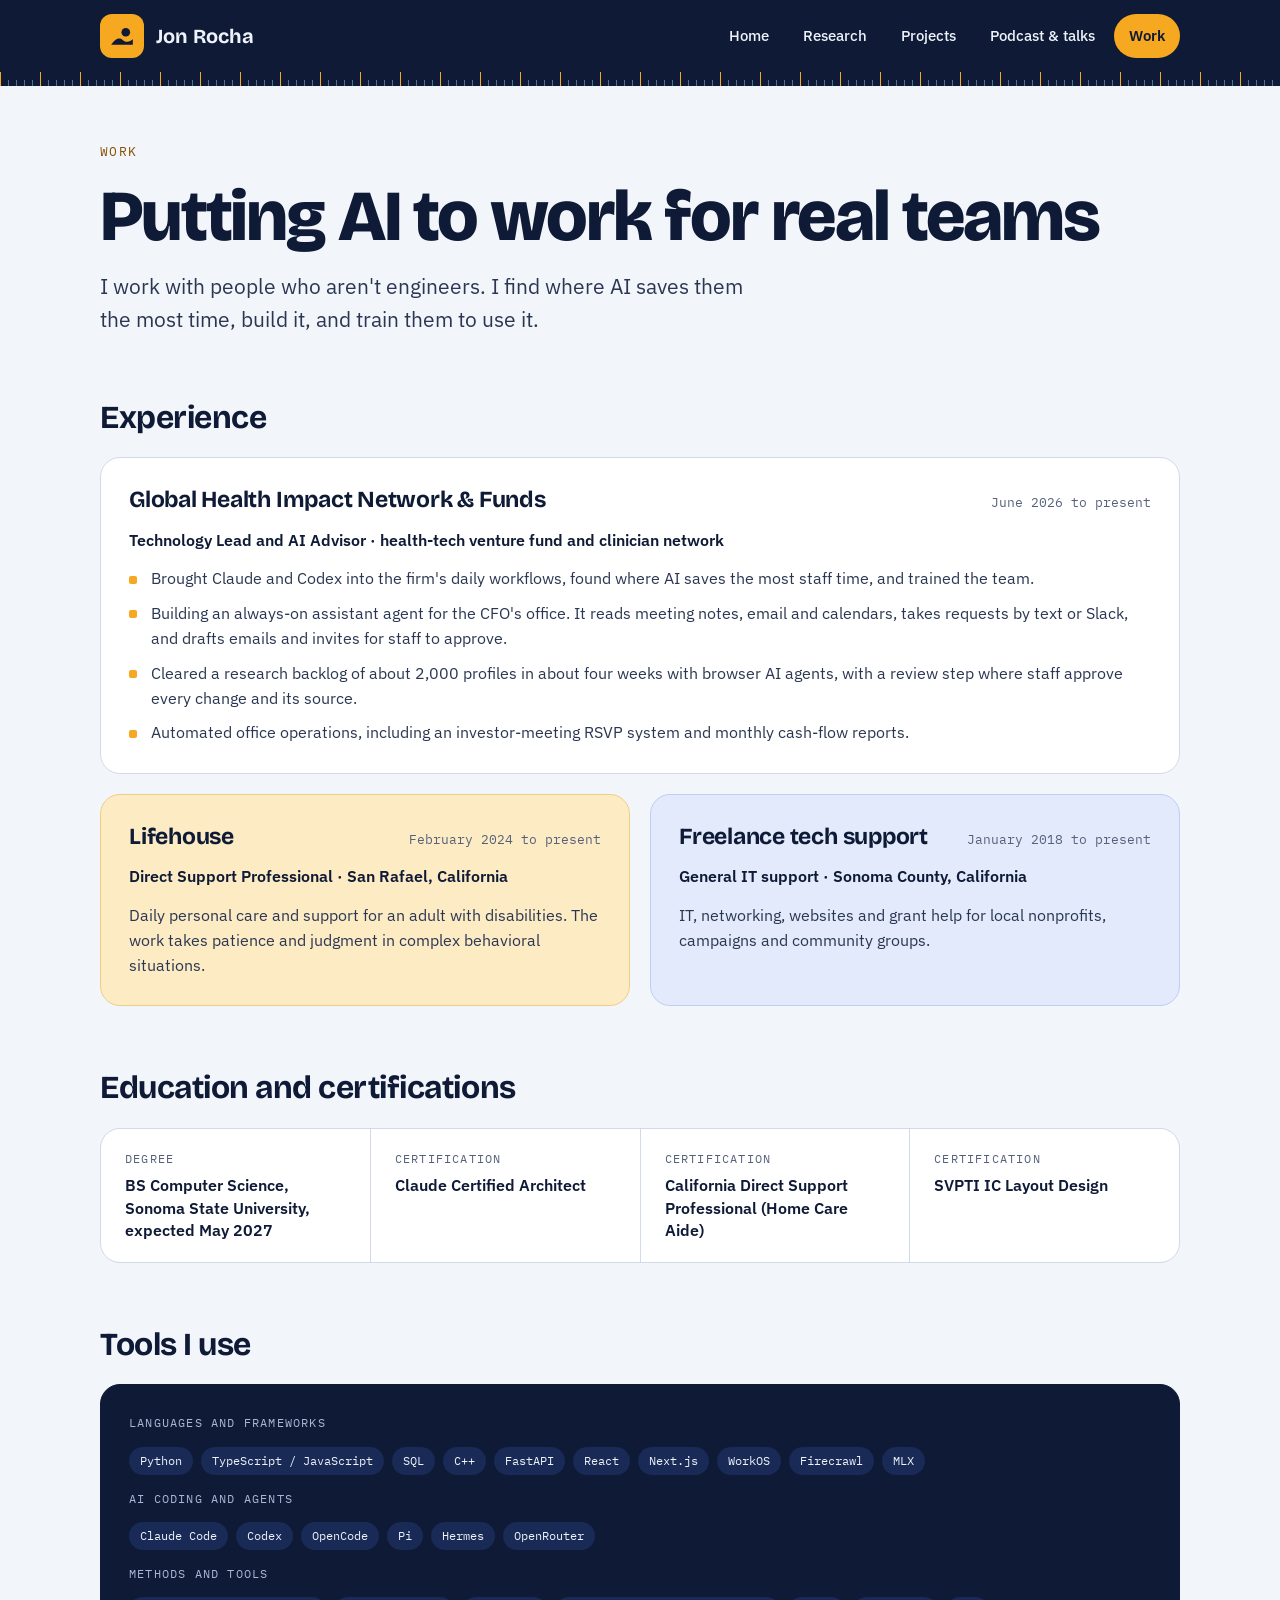
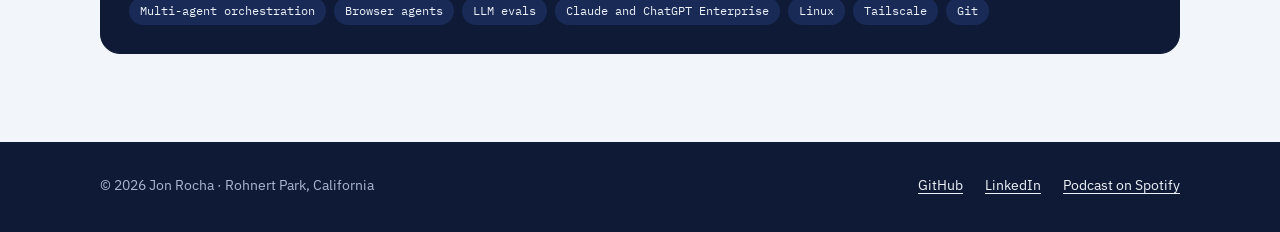
<file: work.html>
<!doctype html>
<html lang="en">
<head>
<meta charset="utf-8">
<meta name="viewport" content="width=device-width, initial-scale=1">
<title>Work · Jon Rocha</title>
<meta name="description" content="Experience, education, certifications and tools.">
<meta name="robots" content="noindex">
<link rel="icon" href="data:image/svg+xml,%3Csvg xmlns='http://www.w3.org/2000/svg' viewBox='0 0 64 64'%3E%3Crect width='64' height='64' rx='16' fill='%23F6A821'/%3E%3Ccircle cx='40' cy='24' r='10' fill='%230E1A36'/%3E%3Cpath d='M8 52c10-15 20-18 28-10 5 5 12 5 20-3v13H8z' fill='%230E1A36'/%3E%3C/svg%3E">
<link rel="preconnect" href="https://fonts.googleapis.com">
<link rel="preconnect" href="https://fonts.gstatic.com" crossorigin>
<link rel="stylesheet" href="https://fonts.googleapis.com/css2?family=Bricolage+Grotesque:opsz,wght@12..96,700;12..96,800&amp;family=IBM+Plex+Mono:wght@400;500&amp;family=IBM+Plex+Sans:wght@400;500;600&amp;display=swap">
<link rel="stylesheet" href="style.css">
</head>
<body>
<div class="site">

<header class="top">
<div class="wrap">
<a class="brand" href="index.html"><span class="tile"><svg viewBox="0 0 24 24" aria-hidden="true"><circle cx="15.5" cy="8.5" r="4" fill="currentColor"></circle><path d="M2 20c4-6 8-7 11-4 2 2 5 2 9-1v5H2z" fill="currentColor"></path></svg></span><span class="brand-name">Jon Rocha</span></a>
<nav class="nav" aria-label="Site">
<a href="index.html">Home</a>
<a href="research.html">Research</a>
<a href="projects.html">Projects</a>
<a href="podcast.html">Podcast &amp; talks</a>
<a class="on" href="work.html" aria-current="page">Work</a>
</nav>
</div>
<div class="ruler" aria-hidden="true"></div>
</header>

<main class="wrap content">

<section class="page-head">
<div class="eyebrow">Work</div>
<h1>Putting AI to work for real teams</h1>
<p class="lede">I work with people who aren't engineers. I find where AI saves them the most time, build it, and train them to use it.</p>
</section>

<section class="section">
<h2>Experience</h2>
<div class="bento">

<article class="card s12">
<div class="job-head">
<h3>Global Health Impact Network &amp; Funds</h3>
<span class="note">June 2026 to present</span>
</div>
<p class="role">Technology Lead and AI Advisor · health-tech venture fund and clinician network</p>
<ul class="bullets">
<li>Brought Claude and Codex into the firm's daily workflows, found where AI saves the most staff time, and trained the team.</li>
<li>Building an always-on assistant agent for the CFO's office. It reads meeting notes, email and calendars, takes requests by text or Slack, and drafts emails and invites for staff to approve.</li>
<li>Cleared a research backlog of about 2,000 profiles in about four weeks with browser AI agents, with a review step where staff approve every change and its source.</li>
<li>Automated office operations, including an investor-meeting RSVP system and monthly cash-flow reports.</li>
</ul>
</article>

<article class="card amber s6">
<div class="job-head">
<h3>Lifehouse</h3>
<span class="note">February 2024 to present</span>
</div>
<p class="role">Direct Support Professional · San Rafael, California</p>
<p>Daily personal care and support for an adult with disabilities. The work takes patience and judgment in complex behavioral situations.</p>
</article>

<article class="card blue s6">
<div class="job-head">
<h3>Freelance tech support</h3>
<span class="note">January 2018 to present</span>
</div>
<p class="role">General IT support · Sonoma County, California</p>
<p>IT, networking, websites and grant help for local nonprofits, campaigns and community groups.</p>
</article>

</div>
</section>

<section class="section">
<h2>Education and certifications</h2>
<div class="facts">
<div class="fact"><span class="label">Degree</span><span class="v">BS Computer Science, Sonoma State University, expected May 2027</span></div>
<div class="fact"><span class="label">Certification</span><span class="v">Claude Certified Architect</span></div>
<div class="fact"><span class="label">Certification</span><span class="v">California Direct Support Professional (Home Care Aide)</span></div>
<div class="fact"><span class="label">Certification</span><span class="v">SVPTI IC Layout Design</span></div>
</div>
</section>

<section class="section">
<h2>Tools I use</h2>
<article class="card navy">
<div class="group">
<span class="label">Languages and frameworks</span>
<div class="tags"><span class="tag">Python</span><span class="tag">TypeScript / JavaScript</span><span class="tag">SQL</span><span class="tag">C++</span><span class="tag">FastAPI</span><span class="tag">React</span><span class="tag">Next.js</span><span class="tag">WorkOS</span><span class="tag">Firecrawl</span><span class="tag">MLX</span></div>
</div>
<div class="group">
<span class="label">AI coding and agents</span>
<div class="tags"><span class="tag">Claude Code</span><span class="tag">Codex</span><span class="tag">OpenCode</span><span class="tag">Pi</span><span class="tag">Hermes</span><span class="tag">OpenRouter</span></div>
</div>
<div class="group">
<span class="label">Methods and tools</span>
<div class="tags"><span class="tag">Multi-agent orchestration</span><span class="tag">Browser agents</span><span class="tag">LLM evals</span><span class="tag">Claude and ChatGPT Enterprise</span><span class="tag">Linux</span><span class="tag">Tailscale</span><span class="tag">Git</span></div>
</div>
</article>
</section>

</main>

<footer class="foot">
<div class="wrap">
<div>© 2026 Jon Rocha · Rohnert Park, California</div>
<div class="foot-links">
<a href="https://github.com/mpmdw">GitHub</a>
<a href="https://www.linkedin.com/in/jon-r-5a007334a/">LinkedIn</a>
<a href="https://open.spotify.com/show/1QW1CUNIwe8MuiW1PEp8dM">Podcast on Spotify</a>
</div>
</div>
</footer>

</div>
</body>
</html>
</file>
<file: style.css>
/* Jon Rocha personal site.
   Layout: navy top bar with a measuring-tape edge, one 1160px measure,
   pages built from a 12-column card grid in navy, amber, pale blue and white. */
:root {
  --navy: #0E1A36;
  --navy-2: #182A55;
  --navy-line: #2F4174;
  --paper: #F2F5FA;
  --card: #FFFFFF;
  --line: #D3DAE7;
  --ink: #0E1A36;
  --body: #2B3752;
  --muted: #55617B;
  --amber: #F6A821;
  --amber-hi: #FFC658;
  --amber-soft: #FDEBC4;
  --amber-line: #EFCD85;
  --amber-deep: #875100;
  --blue: #1C4ED8;
  --blue-soft: #E2EAFC;
  --blue-line: #BECEF6;
  --on-navy: #EEF2FA;
  --on-navy-muted: #AAB7D4;
  --display: 'Bricolage Grotesque', 'Avenir Next', 'Segoe UI', system-ui, sans-serif;
  --text: 'IBM Plex Sans', system-ui, -apple-system, 'Segoe UI', sans-serif;
  --mono: 'IBM Plex Mono', ui-monospace, Menlo, Consolas, monospace;
}

body { margin: 0; background: var(--paper); }

.site, .site * { box-sizing: border-box; }
.site {
  min-height: 100vh;
  display: flex;
  flex-direction: column;
  background: var(--paper);
  color: var(--body);
  font-family: var(--text);
  font-size: 17px;
  line-height: 1.6;
}
.site h1, .site h2, .site h3, .site p, .site ul, .site ol, .site dl, .site dd, .site figure { margin: 0; }
.site ul, .site ol { padding: 0; list-style: none; }
.site a { color: var(--blue); text-decoration: underline; text-decoration-thickness: 1px; text-underline-offset: 3px; }
.site a:hover { color: var(--navy); }
.site a:focus-visible { outline: 3px solid var(--amber); outline-offset: 3px; border-radius: 6px; }
.site svg { display: block; }

.wrap { width: 100%; max-width: 1160px; margin: 0 auto; padding-left: clamp(16px, 4vw, 40px); padding-right: clamp(16px, 4vw, 40px); }

/* Top bar */
.top { background: var(--navy); color: var(--on-navy); }
.top .wrap { display: flex; flex-wrap: wrap; align-items: center; gap: 8px 24px; padding-top: 14px; padding-bottom: 14px; }
.site a.brand { display: flex; align-items: center; gap: 12px; margin-right: auto; color: var(--on-navy); text-decoration: none; }
.tile { width: 44px; height: 44px; border-radius: 12px; background: var(--amber); color: var(--navy); display: grid; place-items: center; font-family: var(--display); font-weight: 800; font-size: 19px; letter-spacing: -0.02em; }
.brand-name { font-family: var(--display); font-weight: 700; font-size: 20px; line-height: 1.1; }
.nav { display: flex; flex-wrap: wrap; gap: 4px; }
.site .nav a { display: inline-flex; align-items: center; min-height: 44px; padding: 0 15px; border-radius: 999px; color: var(--on-navy); font-weight: 500; font-size: 15px; text-decoration: none; }
.site .nav a:hover { background: var(--navy-2); color: #FFFFFF; }
.site .nav a.on { background: var(--amber); color: var(--navy); font-weight: 600; }
.ruler {
  height: 14px;
  background-color: var(--navy);
  background-image:
    repeating-linear-gradient(90deg, var(--amber) 0 1px, transparent 1px 40px),
    repeating-linear-gradient(90deg, #5A6C9E 0 1px, transparent 1px 8px);
  background-size: 100% 14px, 100% 6px;
  background-repeat: no-repeat;
  background-position: 0 100%, 0 100%;
}

/* Page frame */
.content { padding-top: 56px; padding-bottom: 88px; display: flex; flex-direction: column; gap: 64px; }
.page-head { display: flex; flex-direction: column; gap: 18px; }
.eyebrow { font-family: var(--mono); font-size: 13px; letter-spacing: 0.1em; text-transform: uppercase; color: var(--amber-deep); }
.site h1 { font-family: var(--display); font-weight: 800; font-size: clamp(40px, 5.6vw, 72px); line-height: 1; letter-spacing: -0.03em; color: var(--ink); text-wrap: balance; }
.site h2 { font-family: var(--display); font-weight: 700; font-size: clamp(26px, 2.6vw, 32px); line-height: 1.12; letter-spacing: -0.015em; color: var(--ink); }
.site h3 { font-family: var(--display); font-weight: 700; font-size: 23px; line-height: 1.18; letter-spacing: -0.01em; color: var(--ink); }
.lede { font-size: clamp(18px, 1.7vw, 21px); line-height: 1.55; max-width: 660px; }
.section { display: flex; flex-direction: column; gap: 22px; }
.section-head { display: flex; flex-wrap: wrap; align-items: baseline; justify-content: space-between; gap: 6px 24px; }
.note { font-family: var(--mono); font-size: 13px; line-height: 1.5; color: var(--muted); }
.prose { display: flex; flex-direction: column; gap: 14px; max-width: 700px; }

/* Buttons */
.actions { display: flex; flex-wrap: wrap; gap: 12px; }
.site a.btn { display: inline-flex; align-items: center; gap: 10px; min-height: 48px; padding: 0 22px; border-radius: 999px; background: var(--navy); color: #FFFFFF; font-weight: 600; font-size: 16px; text-decoration: none; }
.site a.btn:hover { background: var(--navy-2); color: #FFFFFF; }
.site a.btn.alt { background: transparent; color: var(--navy); box-shadow: inset 0 0 0 2px var(--navy); }
.site a.btn.alt:hover { background: var(--blue-soft); color: var(--navy); }
.site a.btn.amber { background: var(--amber); color: var(--navy); }
.site a.btn.amber:hover { background: var(--amber-hi); color: var(--navy); }
.site a.btn.ghost { background: transparent; color: #FFFFFF; box-shadow: inset 0 0 0 2px var(--on-navy-muted); }
.site a.btn.ghost:hover { background: var(--navy-2); color: #FFFFFF; }

/* Hero */
.hero { display: flex; flex-wrap: wrap; align-items: center; gap: 40px 56px; }
.hero-text { flex: 999 1 420px; min-width: 0; display: flex; flex-direction: column; gap: 22px; }
.hero h1 { font-size: clamp(32px, 4.1vw, 52px); line-height: 1.1; letter-spacing: -0.025em; text-wrap: pretty; }
.nb { white-space: nowrap; }
.tile svg { width: 26px; height: 26px; }
.portrait { flex: 0 0 auto; position: relative; width: 276px; height: 320px; margin: 0 16px 16px 0; }
.portrait::before { content: ""; position: absolute; top: 16px; left: 16px; right: -16px; bottom: -16px; background: var(--blue); border-radius: 22px; }
.portrait-inner svg { width: 100%; height: 100%; }
.portrait-inner {
  position: relative; width: 100%; height: 100%; border-radius: 22px; overflow: hidden;
  background-color: var(--navy);
  background-image: radial-gradient(#263868 1.2px, transparent 1.2px);
  background-size: 18px 18px;
  color: #FFFFFF; display: flex; flex-direction: column; align-items: center; justify-content: center; gap: 10px;
}
.portrait-inner b { font-family: var(--display); font-weight: 800; font-size: 104px; line-height: 1; letter-spacing: -0.05em; }
.portrait-inner span { font-family: var(--mono); font-size: 12px; letter-spacing: 0.08em; color: var(--on-navy-muted); }
.portrait-inner img { width: 100%; height: 100%; object-fit: cover; }

/* Card grid */
.bento { display: grid; grid-template-columns: repeat(12, minmax(0, 1fr)); gap: 20px; }
.s4 { grid-column: span 4; } .s5 { grid-column: span 5; } .s6 { grid-column: span 6; }
.s7 { grid-column: span 7; } .s8 { grid-column: span 8; } .s12 { grid-column: span 12; }
.card { min-width: 0; background: var(--card); border: 1px solid var(--line); border-radius: 20px; padding: 28px; display: flex; flex-direction: column; gap: 14px; }
.card p { font-size: 16px; line-height: 1.55; }
.card.navy { background: var(--navy); border-color: var(--navy); color: var(--on-navy); }
.card.navy h2, .card.navy h3 { color: #FFFFFF; }
.card.navy .note, .card.navy .label { color: var(--on-navy-muted); }
.site .card.navy a { color: var(--amber); }
.site .card.navy a:hover { color: var(--amber-hi); }
.site .card.navy a.btn.amber, .site .card.navy a.btn.amber:hover { color: var(--navy); }
.site .card.navy a.btn.ghost, .site .card.navy a.btn.ghost:hover { color: #FFFFFF; }
.card.amber { background: var(--amber-soft); border-color: var(--amber-line); }
.card.blue { background: var(--blue-soft); border-color: var(--blue-line); }
.card .more { margin-top: auto; align-self: flex-start; padding: 8px 0; font-weight: 600; }
.card-top { display: flex; flex-wrap: wrap; align-items: center; justify-content: space-between; gap: 10px 16px; }
.icon { width: 46px; height: 46px; border-radius: 13px; display: grid; place-items: center; background: var(--navy); color: var(--amber); flex: none; }
.icon svg { width: 22px; height: 22px; }
.card.navy .icon { background: var(--amber); color: var(--navy); }
.label { font-family: var(--mono); font-size: 12px; letter-spacing: 0.1em; text-transform: uppercase; color: var(--muted); }
.tags { display: flex; flex-wrap: wrap; gap: 8px; }
.tag { font-family: var(--mono); font-size: 12px; line-height: 1; padding: 8px 11px; border-radius: 999px; background: var(--blue-soft); color: #173B9F; }
.card.navy .tag { background: var(--navy-2); color: var(--on-navy); }
.card.amber .tag, .card.blue .tag { background: #FFFFFF; color: var(--ink); }

/* Facts strip */
.facts { display: grid; grid-template-columns: repeat(auto-fit, minmax(min(220px, 100%), 1fr)); gap: 1px; background: var(--line); border: 1px solid var(--line); border-radius: 20px; overflow: hidden; }
.fact { background: var(--card); padding: 20px 24px; display: flex; flex-direction: column; gap: 6px; }
.fact .v { font-weight: 600; font-size: 16px; line-height: 1.4; color: var(--ink); }

/* Research figure */
.figure { display: flex; flex-direction: column; gap: 28px; }
.group { display: flex; flex-direction: column; gap: 14px; }
.session { display: flex; flex-wrap: wrap; gap: 6px; font-family: var(--mono); font-size: 13px; }
.session div { padding: 16px 14px; border-radius: 10px; }
.session .cal { flex: 1 1 170px; border: 1px solid var(--amber); color: var(--amber); }
.session .runs { flex: 6 1 240px; background: var(--navy-2); border: 1px solid var(--navy-line); color: var(--on-navy); }
.row { display: flex; flex-wrap: wrap; align-items: center; gap: 8px 24px; }
.row .name { flex: 0 0 230px; max-width: 100%; display: flex; flex-direction: column; gap: 2px; }
.row .name b { font-family: var(--display); font-weight: 700; font-size: 19px; color: #FFFFFF; }
.row .name span { font-family: var(--mono); font-size: 12px; color: var(--on-navy-muted); }
.plate { min-width: 0; display: flex; flex-wrap: wrap; align-content: flex-start; gap: 3px; }
.row .plate { flex: 1 1 300px; }
.sq { display: block; width: 7px; height: 7px; border-radius: 1.5px; background: var(--amber); }
.stats { display: grid; grid-template-columns: repeat(auto-fit, minmax(min(180px, 100%), 1fr)); gap: 24px; }
.stat b { display: block; font-family: var(--display); font-weight: 800; font-size: 44px; line-height: 1; letter-spacing: -0.02em; color: var(--ink); font-variant-numeric: tabular-nums; }
.stat span { font-size: 14px; color: var(--muted); }
.num { width: 38px; height: 38px; border-radius: 999px; background: var(--amber); color: var(--navy); display: grid; place-items: center; font-family: var(--mono); font-weight: 500; font-size: 15px; flex: none; }

/* Rows: timeline, episodes, bullets */
.timeline { display: flex; flex-direction: column; }
.tl { display: flex; flex-wrap: wrap; gap: 2px 24px; padding: 16px 0; border-top: 1px solid var(--line); }
.tl:last-child { border-bottom: 1px solid var(--line); }
.tl .when { flex: 0 0 180px; font-family: var(--mono); font-size: 13px; color: var(--amber-deep); padding-top: 4px; }
.tl .what { flex: 999 1 320px; min-width: 0; }
.tl .what b { color: var(--ink); }
.eps { display: flex; flex-direction: column; }
.ep { display: flex; align-items: baseline; gap: 16px; padding: 12px 0; border-top: 1px solid var(--line); font-size: 16px; line-height: 1.45; }
.ep .n { flex: 0 0 34px; font-family: var(--mono); font-size: 13px; color: var(--amber-deep); }
.card.navy .ep { border-top-color: var(--navy-line); }
.card.navy .ep .n { color: var(--amber); }
.card.amber .ep { border-top-color: var(--amber-line); }
.bullets { display: flex; flex-direction: column; gap: 10px; }
.bullets li { position: relative; padding-left: 22px; font-size: 16px; line-height: 1.55; }
.bullets li::before { content: ""; position: absolute; left: 0; top: 0.58em; width: 8px; height: 8px; border-radius: 2px; background: var(--amber); }
.job-head { display: flex; flex-wrap: wrap; align-items: baseline; justify-content: space-between; gap: 4px 24px; }
.role { font-weight: 600; color: var(--ink); }

/* Footer */
.foot { margin-top: auto; background: var(--navy); color: var(--on-navy-muted); }
.foot .wrap { display: flex; flex-wrap: wrap; align-items: center; justify-content: space-between; gap: 8px 28px; padding-top: 22px; padding-bottom: 26px; font-size: 14px; }
.foot-links { display: flex; flex-wrap: wrap; gap: 4px 22px; }
.site .foot a { display: inline-block; padding: 10px 0; color: var(--on-navy); }
.site .foot a:hover { color: var(--amber); }

@media (max-width: 900px) {
  .bento > * { grid-column: 1 / -1; }
  .content { padding-top: 40px; padding-bottom: 64px; gap: 48px; }
}
@media (max-width: 640px) {
  .site a.brand { margin-right: 0; width: 100%; }
  .site .nav a { padding: 0 12px; }
  .portrait { width: 170px; height: 200px; }
  .portrait-inner b { font-size: 72px; }
  .card { padding: 22px; }
  .tl .when { flex-basis: 100%; }
}
</file>
